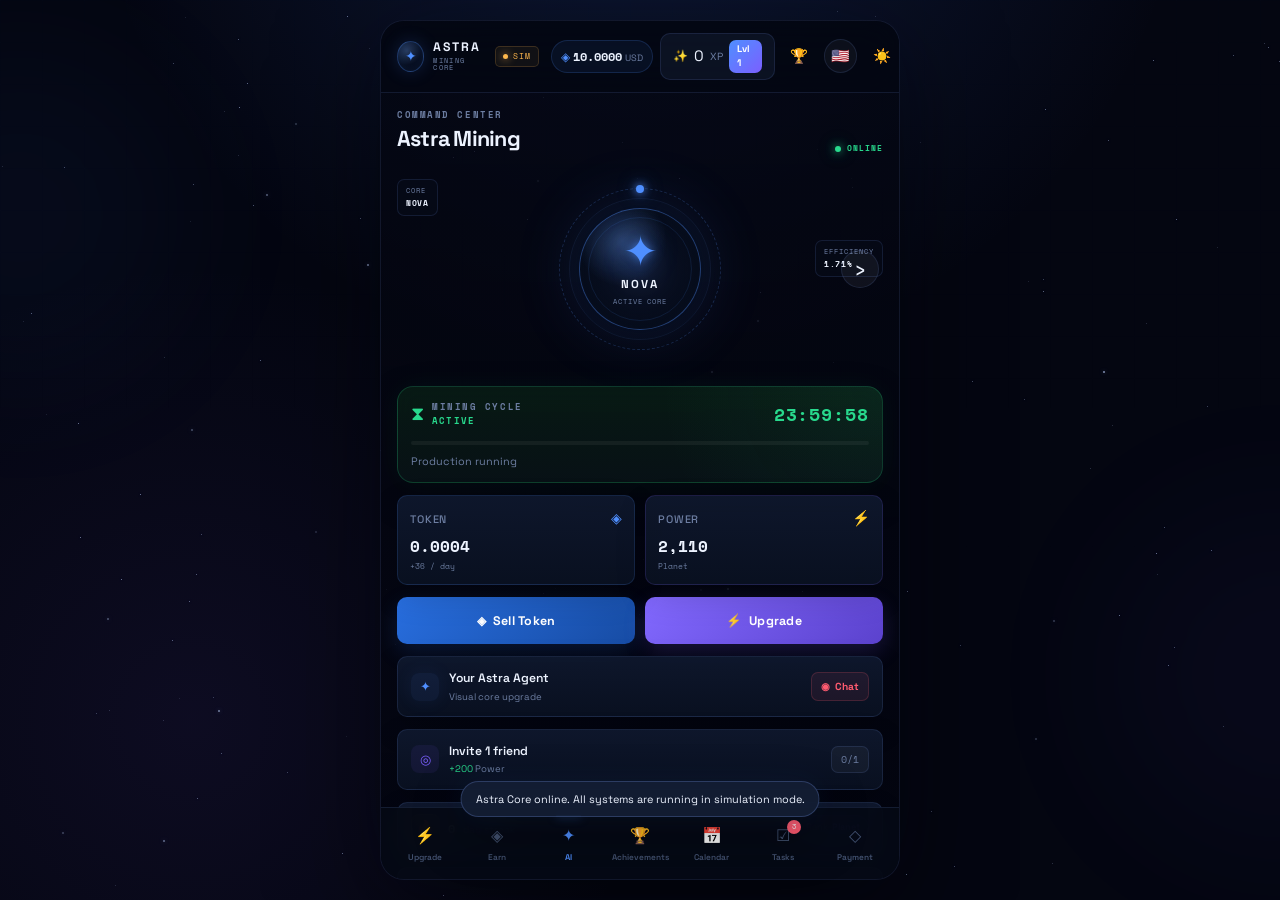
<file: index.html>
<!DOCTYPE html>
<html lang="en">
<head>
  <meta charset="UTF-8">
  <meta name="viewport" content="width=device-width, initial-scale=1.0, maximum-scale=1.0, user-scalable=no">

  <meta name="theme-color" content="#050811">
  <meta name="color-scheme" content="dark">
  <meta name="description" content="Astra Mining — simulated cosmic mining dashboard">

  <title>Astra Mining</title>

  <!-- Optional Telegram WebApp compatibility.
       The application does NOT depend on Telegram being available. -->
  <script src="https://telegram.org/js/telegram-web-app.js"></script>

  <link rel="preconnect" href="https://fonts.googleapis.com">
  <link rel="preconnect" href="https://fonts.gstatic.com" crossorigin>

  <link
    href="https://fonts.googleapis.com/css2?family=Space+Grotesk:wght@400;500;600;700&family=Space+Mono:wght@400;700&display=swap"
    rel="stylesheet"
  >

  <link rel="stylesheet" href="style.css">
</head>

<body>

  <!-- COSMIC BACKGROUND -->
  <div id="stars-bg" aria-hidden="true"></div>
  <div class="nebula nebula-a" aria-hidden="true"></div>
  <div class="nebula nebula-b" aria-hidden="true"></div>
  <div class="space-grid" aria-hidden="true"></div>

  <div class="app">

    <!-- TOP BAR -->
    <header class="topbar">

      <div class="topbar-left">
        <div class="brand-mini">
          <div class="brand-orb">✦</div>

          <div class="brand-copy">
            <strong>ASTRA</strong>
            <span>MINING CORE</span>
          </div>
        </div>

        <div class="simulation-badge">
          <span class="sim-dot"></span>
          <span data-t="simulation">SIM</span>
        </div>
      </div>

      <div class="topbar-right">

        <div class="balance-pill">
          <span class="balance-icon">◈</span>

          <span id="usd-val">10.0000</span>

          <span class="balance-unit">USD</span>
        </div>
        <div class="xp-pill">
          <span class="xp-icon">✨</span>
          <span id="xp-val">0</span>
          <span class="xp-unit">XP</span>
          <span class="level-badge" id="level-badge">Lvl 1</span>
        </div>

        <button
          class="icon-btn"
          id="achievements-btn"
          aria-label="Başarılar"
          type="button"
        >
          🏆
        </button>


        <button
          class="lang-btn"
          id="lang-btn"
          aria-label="Dil değiştir"
          type="button"
        >
          <span id="lang-flag">🇹🇷</span>
        </button>

        <button
          class="icon-btn"
          id="theme-btn"
          aria-label="Tema"
          type="button"
        >
          ☀️
        </button>

        <button
          class="icon-btn"
          id="sound-btn"
          aria-label="Ses"
          type="button"
        >
          🔊
        </button>

        <button
          class="icon-btn"
          id="settings-btn"
          aria-label="Ayarlar"
          type="button"
        >
          ⚙
        </button>

      </div>
    </header>

    <!-- LANGUAGE -->
    <div
      class="lang-panel hidden"
      id="lang-panel"
      role="dialog"
      aria-label="Dil seçimi"
    >
      <button class="lang-opt" data-lang="tr" type="button">
        🇹🇷 Türkçe
      </button>

      <button class="lang-opt" data-lang="en" type="button">
        🇺🇸 English
      </button>
    </div>

    <!-- MAIN APP -->
    <main class="screens">

      <!-- ======================================================
           AI / HOME
      ======================================================= -->
      <section class="screen active" id="screen-ai">

        <div class="screen-topline">
          <div>
            <span class="eyebrow" data-t="command_center">COMMAND CENTER</span>
            <h1 class="hero-title">Astra Mining</h1>
          </div>

          <div class="online-indicator">
            <span></span>
            <strong data-t="online">ONLINE</strong>
          </div>
        </div>

        <!-- AGENT -->
        <div class="agent-zone">

          <div class="agent-hud hud-one">
            <span class="hud-label">CORE</span>
            <strong id="hud-core-value">NOVA</strong>
          </div>

          <div class="agent-hud hud-two">
            <span class="hud-label" data-t="efficiency">EFFICIENCY</span>
            <strong id="hud-efficiency">1.71%</strong>
          </div>

          <div
            class="orbit-ring orbit-ring-outer"
            aria-hidden="true"
          >
            <div class="orbit-dot"></div>
          </div>

          <div
            class="orbit-ring orbit-ring-inner"
            aria-hidden="true"
          ></div>

          <div class="agent-core-wrap">

            <div class="agent-core" id="agent-core">

              <div class="agent-shine"></div>

              <div
                class="agent-glyph"
                id="agent-glyph"
              >
                ✦
              </div>

              <div
                class="agent-rank"
                id="agent-rank-label"
              >
                NOVA
              </div>

              <div
                class="agent-status"
                id="agent-status"
                data-t="active_core"
              >
                ACTIVE CORE
              </div>

            </div>

          </div>

          <button
            class="agent-next-btn"
            id="agent-next-btn"
            aria-label="Sonraki agent"
            type="button"
          >
            ›
          </button>

        </div>

        <!-- MINING TIMER -->
        <div class="timer-card">

          <div class="timer-head">

            <div class="timer-title">
              <span class="pulse-icon">⧗</span>

              <div>
                <span class="eyebrow" data-t="mining_cycle">
                  MINING CYCLE
                </span>

                <strong id="timer-status">
                  ACTIVE
                </strong>
              </div>
            </div>

            <div class="timer-val" id="timer-val">
              24:00:00
            </div>

          </div>

          <div class="progress-track">
            <div
              class="progress-fill"
              id="mining-progress"
              style="width:0%"
            ></div>
          </div>

          <div class="timer-footer">
            <span id="timer-caption" data-t="production_running">
              Üretim devam ediyor
            </span>

            <button
              class="mini-action hidden"
              id="claim-mining-btn"
              type="button"
              data-t="restart_cycle"
            >
              Döngüyü Yenile
            </button>
          </div>

        </div>

        <!-- CORE STATS -->
        <div class="stat-row">

          <div class="stat-card stat-token">

            <div class="stat-head">
              <span class="stat-name" data-t="token">
                Token
              </span>

              <span class="stat-icon">◈</span>
            </div>

            <strong
              class="stat-num"
              id="token-val"
            >
              0.0000
            </strong>

            <span
              class="stat-sub"
              id="token-per-day"
            >
              +36.15 / gün
            </span>

          </div>

          <div class="stat-card stat-power">

            <div class="stat-head">
              <span class="stat-name" data-t="power">
                Güç
              </span>

              <span class="stat-icon">⚡</span>
            </div>

            <strong
              class="stat-num"
              id="power-val"
            >
              2 110
            </strong>

            <span
              class="stat-sub"
              id="power-rank-sub"
            >
              Gezegen
            </span>

          </div>

        </div>

        <!-- ACTIONS -->
        <div class="action-row">

          <button
            class="act-btn blue"
            id="btn-sell"
            type="button"
          >
            <span>◈</span>
            <span data-t="sell">Token Sat</span>
          </button>

          <button
            class="act-btn purple"
            id="btn-upgrade"
            type="button"
          >
            <span>⚡</span>
            <span data-t="upgrade">Yükselt</span>
          </button>

        </div>

        <!-- AGENT CARD -->
        <div class="info-card agent-info-card">

          <div class="info-card-left">

            <div class="info-icon glow-blue">
              ✦
            </div>

            <div class="info-main">
              <strong data-t="ai_agent">
                Astra Agent'ınız
              </strong>

              <span
                id="agent-description"
                data-t="agent_visual_only"
              >
                Görsel çekirdek yükseltmesi
              </span>
            </div>

          </div>

          <button
            class="chip-btn red"
            id="chat-btn"
            type="button"
          >
            <span>◉</span>
            <span data-t="chat">Sohbet</span>
          </button>

        </div>

        <!-- REFERRAL QUICK CARD -->
        <div class="info-card">

          <div class="info-card-left">

            <div class="info-icon glow-purple">
              ◎
            </div>

            <div class="info-main">

              <strong data-t="ref_quick">
                1 arkadaş davet et
              </strong>

              <span class="green-small">
                +200
                <span data-t="power">
                  Güç
                </span>
              </span>

            </div>

          </div>

          <div
            class="chip-badge"
            id="ref-quick-badge"
          >
            0/1
          </div>

        </div>

        <!-- STREAK -->
        <div class="streak-card">

          <div class="streak-left">

            <div class="streak-icon-box">
              🔥
            </div>

            <div>
              <strong id="streak-count">
                0
              </strong>

              <span data-t="day_streak">
                günlük seri
              </span>
            </div>

          </div>

          <div class="rank-chip">

            <span data-t="rank_label">
              Rank
            </span>

            <strong id="rank-name">
              Gezegen
            </strong>

          </div>

        </div>

        <!-- SYSTEM STATUS -->
        <div class="system-card">

          <div class="system-head">
            <span data-t="system_status">
              SYSTEM STATUS
            </span>

            <span class="status-live">
              LIVE
            </span>
          </div>

          <div class="system-lines">
            <div>
              <span>Mining Engine</span>
              <strong>READY</strong>
            </div>

            <div>
              <span>Simulation Layer</span>
              <strong>ACTIVE</strong>
            </div>

            <div>
              <span>Local Persistence</span>
              <strong>ONLINE</strong>
            </div>
          </div>

        </div>

      </section>

      <!-- ======================================================
           EARN
      ======================================================= -->
      <section class="screen" id="screen-earn">

        <div class="screen-heading">
          <div>
            <span class="eyebrow">REWARD NETWORK</span>
            <h2
              class="screen-title"
              data-t="earn_title"
            >
              Kazan
            </h2>
          </div>

          <div class="heading-icon">
            ◈
          </div>
        </div>

        <div class="tab-switch" role="tablist">

          <button
            class="tab active"
            data-tab="invite"
            role="tab"
            type="button"
            data-t="tab_invite"
          >
            Davet
          </button>

          <button
            class="tab"
            data-tab="bonuses"
            role="tab"
            type="button"
            data-t="tab_bonuses"
          >
            Bonuslar
          </button>

        </div>

        <!-- INVITE -->
        <div
          id="tab-invite"
          class="tab-pane active"
        >

          <div class="ref-link-box">

            <div class="box-label-row">
              <span
                class="ref-link-label"
                data-t="your_link"
              >
                Referans linkiniz
              </span>

              <span class="link-status">
                ● READY
              </span>
            </div>

            <div class="ref-link-row">

              <span
                class="ref-link-text"
                id="ref-link-text"
              >
                loading...
              </span>

              <button
                class="copy-btn"
                id="copy-ref-btn"
                aria-label="Kopyala"
                type="button"
              >
                ⎘
              </button>

            </div>

          </div>

          <button
            class="full-btn"
            id="share-ref-btn"
            type="button"
          >
            <span>↗</span>
            <span data-t="share_btn">
              Arkadaş Davet Et
            </span>
          </button>

          <button
            class="outline-btn"
            id="simulate-ref-btn"
            type="button"
          >
            <span>＋</span>
            <span data-t="simulate_ref">
              Demo arkadaş ekle
            </span>
          </button>

          <div class="section-label">
            <span data-t="referral_levels">
              REFERANS SEVİYELERİ
            </span>
          </div>

          <div class="level-tabs" role="tablist">

            <button
              class="lvl-tab active"
              data-level="1"
              type="button"
            >
              1
              <span data-t="level">
                Seviye
              </span>
            </button>

            <button
              class="lvl-tab"
              data-level="2"
              type="button"
            >
              2
              <span data-t="level">
                Seviye
              </span>
            </button>

            <button
              class="lvl-tab"
              data-level="3"
              type="button"
            >
              3
              <span data-t="level">
                Seviye
              </span>
            </button>

          </div>

          <div
            class="ref-list"
            id="ref-list"
          ></div>

        </div>

        <!-- BONUSES -->
        <div
          id="tab-bonuses"
          class="tab-pane hidden"
        >

          <div class="bonus-card featured">

            <div class="bonus-card-icon">
              ✦
            </div>

            <div>
              <p
                class="bonus-head"
                data-t="bonus_head"
              >
                Referans başına kazanın
              </p>

              <ul class="bonus-list">

                <li>
                  <span class="bonus-pct">%15</span>
                  <span data-t="level1_comm">
                    1. seviye harcamalarından
                  </span>
                </li>

                <li>
                  <span class="bonus-pct">%7</span>
                  <span data-t="level2_comm">
                    2. seviye harcamalarından
                  </span>
                </li>

                <li>
                  <span class="bonus-pct">%2</span>
                  <span data-t="level3_comm">
                    3. seviye harcamalarından
                  </span>
                </li>

              </ul>
            </div>

          </div>

          <div class="bonus-card">

            <div class="bonus-row">
              <div>
                <strong data-t="registration_reward">
                  Kayıt ödülü
                </strong>

                <span data-t="registration_reward_desc">
                  Her yeni kayıt
                </span>
              </div>

              <b class="green-text">+200</b>
            </div>

            <div class="bonus-row">
              <div>
                <strong data-t="deposit_reward">
                  İlk yatırım
                </strong>

                <span data-t="deposit_reward_desc">
                  İlk yatırım yapan referans
                </span>
              </div>

              <b class="green-text">+2500</b>
            </div>

          </div>

        </div>

      </section>

      <!-- ======================================================
           UPGRADE
      ======================================================= -->
      <section class="screen" id="screen-upgrade">

        <div class="screen-heading">
          <div>
            <span class="eyebrow">POWER CONTROL</span>

            <h2
              class="screen-title"
              data-t="upgrade_title"
            >
              Güç Mağazası
            </h2>
          </div>

          <div class="heading-icon">
            ⚡
          </div>
        </div>

        <div class="wallet-mini-card">

          <div>
            <span data-t="sim_balance">
              Simülasyon bakiyesi
            </span>

            <strong>
              $
              <span id="upgrade-wallet">
                10.0000
              </span>
            </strong>
          </div>

          <div class="wallet-orb">
            ◈
          </div>

        </div>

        <div class="upgrade-amount-box">

          <p data-t="choose_usd">
            USD tutarı seçin
          </p>

          <div class="amount-slider-row">

            <button
              class="amt-step"
              data-delta="-1"
              type="button"
            >
              −
            </button>

            <div class="amount-center">
              <span class="currency-symbol">$</span>

              <span
                class="amt-val"
                id="amt-val"
              >
                3
              </span>
            </div>

            <button
              class="amt-step"
              data-delta="1"
              type="button"
            >
              +
            </button>

          </div>

          <div class="amount-presets">

            <button class="preset active" data-amount="3" type="button">
              $3
            </button>

            <button class="preset" data-amount="5" type="button">
              $5
            </button>

            <button class="preset" data-amount="10" type="button">
              $10
            </button>

            <button class="preset" data-amount="25" type="button">
              $25
            </button>

          </div>

        </div>

        <div class="upgrade-preview-card">

          <div class="preview-head">
            <span data-t="upgrade_preview">
              YATIRIM ÖNİZLEMESİ
            </span>

            <span class="live-dot">
              LIVE
            </span>
          </div>

          <div class="up-row">

            <span
              class="up-key"
              data-t="get_power"
            >
              Alacağınız güç
            </span>

            <span
              class="up-val green"
              id="up-power"
            >
              30 000
            </span>

          </div>

          <div class="up-row">

            <span
              class="up-key"
              data-t="first_bonus"
            >
              İlk yatırım bonusu
            </span>

            <span
              class="up-val green"
              id="up-bonus"
            >
              +6 000
            </span>

          </div>

          <div class="up-row">

            <span
              class="up-key"
              data-t="total_power"
            >
              Toplam güç
            </span>

            <span
              class="up-val"
              id="up-total"
            >
              36 000
            </span>

          </div>

          <div class="up-row">

            <span
              class="up-key"
              data-t="daily_tok"
            >
              Günlük token
            </span>

            <span
              class="up-val"
              id="up-tok"
            >
              617 / gün
            </span>

          </div>

          <div class="up-row">

            <span
              class="up-key"
              data-t="daily_profit"
            >
              Verim oranı
            </span>

            <span class="up-val green">
              1.71%
            </span>

          </div>

        </div>

        <div class="bonus-ribbon">
          <span>✦</span>
          <span data-t="first_purchase_bonus">
            İlk simülasyon yatırımı için
          </span>
          <strong>+20%</strong>
          <span data-t="power">
            Güç
          </span>
        </div>

        <button
          class="full-btn"
          id="buy-power-btn"
          type="button"
        >
          <span>⚡</span>
          <span data-t="buy_power">
            Güç Satın Al
          </span>
        </button>

        <p
          class="upgrade-note"
          data-t="power_stays"
        >
          * Satın alınan güç hesapta kalıcıdır.
        </p>

        <!-- AGENT UNLOCK -->
        <div class="agent-unlock-card">

          <div class="unlock-head">

            <div class="unlock-icon">
              ◉
            </div>

            <div>
              <span class="eyebrow">
                AGENT SYSTEM
              </span>

              <p
                class="unlock-title"
                data-t="unlock_head"
              >
                Yeni agent kilidini aç
              </p>
            </div>

          </div>

          <div
            class="agent-unlock-grid"
            id="agent-unlock-grid"
          ></div>

          <p
            class="unlock-note"
            data-t="unlock_note"
          >
            Agent'lar görsel yükseltmedir ve mining hızını değiştirmez.
          </p>

        </div>

      </section>

      <!-- ======================================================
           TASKS
      ======================================================= -->

      <!-- ======================================================
           ACHIEVEMENTS
      ======================================================= -->
      <section class="screen" id="screen-achievements">

        <div class="screen-heading">
          <div>
            <span class="eyebrow">ACCOMPLISHMENTS</span>

            <h2
              class="screen-title"
              data-t="achievements_title"
            >
              Başarılar
            </h2>
          </div>
        </div>

        <div class="achievement-filter">
          <button class="filter-btn active" data-filter="all" type="button" data-t="all">Hepsi</button>
          <button class="filter-btn" data-filter="mining" type="button" data-t="mining">Madencilik</button>
          <button class="filter-btn" data-filter="social" type="button" data-t="social">Sosyal</button>
          <button class="filter-btn" data-filter="tasks" type="button" data-t="tasks">Görevler</button>
        </div>

        <div id="achievement-list"></div>

      </section>

      <!-- ======================================================
           CALENDAR
      ======================================================= -->
      <section class="screen" id="screen-calendar">

        <div class="screen-heading">
          <div>
            <span class="eyebrow">DAILY REWARDS</span>

            <h2
              class="screen-title"
              data-t="calendar_title"
            >
              Günlük Takvim
            </h2>
          </div>
        </div>

        <div class="calendar-grid" id="calendar-grid"></div>

        <div class="calendar-info">
          <p id="calendar-info-text" data-t="calendar_info">Her gün giriş yaparak ödül kazanın</p>
        </div>

      </section>

      <section class="screen" id="screen-tasks">

        <div class="screen-heading">
          <div>
            <span class="eyebrow">MISSION CONTROL</span>

            <h2
              class="screen-title"
              data-t="tasks_title"
            >
              Görevler
            </h2>
          </div>

          <div class="task-progress-chip">
            <span id="task-progress-value">
              0%
            </span>
          </div>
        </div>

        <div class="tab-switch" role="tablist">

          <button
            class="tab active"
            data-tab="t-ref"
            role="tab"
            type="button"
            data-t="tab_ref"
          >
            Referans
          </button>

          <button
            class="tab"
            data-tab="t-follow"
            role="tab"
            type="button"
            data-t="tab_follow"
          >
            Takip Et
          </button>

          <button
            class="tab"
            data-tab="t-other"
            role="tab"
            type="button"
            data-t="tab_other"
          >
            Diğer
          </button>

        </div>

        <div
          id="tab-t-ref"
          class="tab-pane active task-list"
        >
          <div id="task-ref-list"></div>
        </div>

        <div
          id="tab-t-follow"
          class="tab-pane hidden task-list"
        >
          <div id="task-follow-list"></div>
        </div>

        <div
          id="tab-t-other"
          class="tab-pane hidden task-list"
        >

          <div id="task-other-list"></div>

          <!-- MINI GAME -->
          <div class="mini-game-card">

            <div class="mini-game-top">
              <div>
                <span class="eyebrow">
                  MINI PROTOCOL
                </span>

                <p
                  class="mini-game-title"
                  data-t="mini_game_title"
                >
                  ⚡ Enerji Tıkla!
                </p>
              </div>

              <span
                class="game-daily-count"
                id="game-daily-count"
              >
                0/3
              </span>
            </div>

            <p
              class="mini-game-sub"
              data-t="mini_game_sub"
            >
              10 saniyede çekirdeklere tıkla, token kazan.
            </p>

            <button
              class="full-btn"
              id="start-game-btn"
              type="button"
            >
              <span>▶</span>
              <span data-t="start_game">
                Oyunu Başlat
              </span>
            </button>

            <div
              id="game-area"
              class="game-area hidden"
            ></div>

            <p
              id="game-result"
              class="game-result hidden"
            ></p>

          </div>

        </div>

      </section>

      <!-- ======================================================
           PAYMENT
      ======================================================= -->
      <section class="screen" id="screen-payment">

        <div class="screen-heading">
          <div>
            <span class="eyebrow">SIMULATED WALLET</span>

            <h2
              class="screen-title"
              data-t="pay_title"
            >
              Ödeme
            </h2>
          </div>

          <div class="heading-icon">
            ◇
          </div>
        </div>

        <div class="reinvest-banner">

          <div class="reinvest-icon">
            ⚡
          </div>

          <div>
            <p
              class="reinvest-head"
              data-t="reinvest_head"
            >
              Yeniden yatırım +5%
            </p>

            <p
              class="reinvest-sub"
              data-t="reinvest_sub"
            >
              Simülasyon komisyonu 0%
            </p>
          </div>

        </div>

        <div class="payment-balance-grid">

          <div class="pay-balance">

            <span data-t="available_usd">
              Kullanılabilir USD
            </span>

            <strong>
              $
              <span id="payment-usd">
                10.0000
              </span>
            </strong>

          </div>

          <div class="pay-balance">

            <span data-t="token_value">
              Token değeri
            </span>

            <strong>
              $
              <span id="payment-token-value">
                0.0000
              </span>
            </strong>

          </div>

        </div>

        <div class="section-label">
          <span data-t="networks">
            NETWORKS
          </span>

          <span class="section-label-note">
            SIM ONLY
          </span>
        </div>

        <div class="crypto-list">

          <button
            class="crypto-item"
            data-crypto="BNB"
            type="button"
          >

            <div class="crypto-logo bnb">
              B
            </div>

            <div class="crypto-copy">
              <strong class="crypto-name">
                BNB
              </strong>

              <span
                class="crypto-net"
                data-t="network_bnb"
              >
                Ağ: BNB
              </span>
            </div>

            <span class="crypto-arrow">
              ›
            </span>

          </button>

          <button
            class="crypto-item"
            data-crypto="TRX"
            type="button"
          >

            <div class="crypto-logo trx">
              T
            </div>

            <div class="crypto-copy">
              <strong class="crypto-name">
                TRX
              </strong>

              <span
                class="crypto-net"
                data-t="network_trx"
              >
                Ağ: TRX
              </span>
            </div>

            <span class="crypto-arrow">
              ›
            </span>

          </button>

          <button
            class="crypto-item"
            data-crypto="TON"
            type="button"
          >

            <div class="crypto-logo ton">
              ◎
            </div>

            <div class="crypto-copy">
              <strong class="crypto-name">
                TON
              </strong>

              <span
                class="crypto-net"
                data-t="network_ton"
              >
                Ağ: TON
              </span>
            </div>

            <span class="crypto-arrow">
              ›
            </span>

          </button>

          <button
            class="crypto-item"
            data-crypto="USDT"
            type="button"
          >

            <div class="crypto-logo usdt">
              $
            </div>

            <div class="crypto-copy">
              <strong class="crypto-name">
                USDT
              </strong>

              <span
                class="crypto-net"
                data-t="network_usdt"
              >
                Ağ: BEP20
              </span>
            </div>

            <span class="crypto-arrow">
              ›
            </span>

          </button>

        </div>

        <div class="payment-actions">

          <button
            class="outline-btn"
            id="history-btn"
            type="button"
          >
            <span>▤</span>
            <span data-t="tx_history">
              İşlem geçmişi
            </span>
          </button>

          <button
            class="full-btn danger-gradient"
            id="withdraw-btn"
            type="button"
          >
            <span>↗</span>
            <span data-t="withdraw">
              Çekim Simülasyonu
            </span>
          </button>

        </div>

        <div class="simulation-warning">

          <span>ⓘ</span>

          <p data-t="simulation_warning">
            Bu ekran tamamen simülasyondur. Gerçek blockchain işlemi, ödeme,
            para transferi veya yatırım yapılmaz.
          </p>

        </div>

      </section>

    </main>

    <!-- BOTTOM NAV -->
    <nav
      class="bottomnav"
      aria-label="Ana menü"
    >

      <button
        class="nav-btn"
        data-screen="upgrade"
        type="button"
      >
        <span class="nav-icon">⚡</span>
        <span
          class="nav-label"
          data-t="nav_upgrade"
        >
          Yükselt
        </span>
      </button>

      <button
        class="nav-btn"
        data-screen="earn"
        type="button"
      >
        <span class="nav-icon">◈</span>
        <span
          class="nav-label"
          data-t="nav_earn"
        >
          Kazan
        </span>
      </button>

      <button
        class="nav-btn active"
        data-screen="ai"
        type="button"
      >
        <span class="nav-icon">✦</span>
        <span
          class="nav-label"
          data-t="nav_ai"
        >
          AI
        </span>
      </button>


      <button
        class="nav-btn"
        data-screen="achievements"
        type="button"
      >
        <span class="nav-icon">🏆</span>

        <span
          class="nav-label"
          data-t="nav_achievements"
        >
          Başarılar
        </span>

        <span
          class="nav-notification hidden"
          id="achievement-nav-badge"
        >
          0
        </span>
      </button>

      <button
        class="nav-btn"
        data-screen="calendar"
        type="button"
      >
        <span class="nav-icon">📅</span>

        <span
          class="nav-label"
          data-t="nav_calendar"
        >
          Takvim
        </span>

        <span
          class="nav-notification hidden"
          id="calendar-nav-badge"
        >
          0
        </span>
      </button>

      <button
        class="nav-btn"
        data-screen="tasks"
        type="button"
      >
        <span class="nav-icon">☑</span>

        <span
          class="nav-label"
          data-t="nav_tasks"
        >
          Görevler
        </span>

        <span
          class="nav-notification hidden"
          id="task-nav-badge"
        >
          0
        </span>
      </button>

      <button
        class="nav-btn"
        data-screen="payment"
        type="button"
      >
        <span class="nav-icon">◇</span>

        <span
          class="nav-label"
          data-t="nav_pay"
        >
          Ödeme
        </span>
      </button>

    </nav>

    <!-- TOAST -->
    <div
      id="toast"
      class="toast hidden"
      role="alert"
      aria-live="polite"
    ></div>

    <!-- SETTINGS OVERLAY -->
    <div
      class="overlay hidden"
      id="settings-overlay"
    >
      <div class="panel">

        <button
          class="panel-close"
          id="settings-close"
          type="button"
          aria-label="Kapat"
        >
          ✕
        </button>

        <span class="eyebrow">
          SYSTEM CONFIG
        </span>

        <h3
          class="panel-title"
          data-t="settings_title"
        >
          Ayarlar
        </h3>

        <div class="menu-list">

          <button
            class="menu-item"
            id="menu-faq"
            type="button"
          >
            <span>?</span>
            <span data-t="faq">
              FAQ
            </span>
            <b>›</b>
          </button>

          <button
            class="menu-item"
            id="menu-support"
            type="button"
          >
            <span>◉</span>
            <span data-t="support">
              Destek
            </span>
            <b>›</b>
          </button>

          <button
            class="menu-item"
            id="menu-account"
            type="button"
          >
            <span>◎</span>
            <span data-t="account">
              Hesap bilgileri
            </span>
            <b>›</b>
          </button>

          <button
            class="menu-item"
            id="menu-ref2"
            type="button"
          >
            <span>↗</span>
            <span data-t="ref_prog">
              Referans programı
            </span>
            <b>›</b>
          </button>

          <button
            class="menu-item"
            id="menu-history"
            type="button"
          >
            <span>▤</span>
            <span data-t="tx_history">
              İşlem geçmişi
            </span>
            <b>›</b>
          </button>

        </div>

        <div class="settings-foot">

          <button
            class="danger-outline"
            id="reset-demo-btn"
            type="button"
            data-t="reset_demo"
          >
            Demo verilerini sıfırla
          </button>

          <p data-t="local_storage_note">
            Veriler yalnızca bu tarayıcıdaki localStorage üzerinde saklanır.
          </p>

        </div>

      </div>
    </div>

    <!-- GENERIC MODAL -->
    <div
      class="modal-overlay hidden"
      id="modal-overlay"
    >

      <div
        class="modal"
        role="dialog"
        aria-modal="true"
        aria-labelledby="modal-title"
      >

        <button
          class="modal-close"
          id="modal-close"
          type="button"
        >
          ✕
        </button>

        <span
          class="eyebrow"
          id="modal-eyebrow"
        >
          ASTRA CORE
        </span>

        <h3
          class="modal-title"
          id="modal-title"
        >
          Modal
        </h3>

        <div
          class="modal-body"
          id="modal-body"
        ></div>

        <div
          class="modal-actions"
          id="modal-actions"
        ></div>

      </div>
    </div>

  </div>

  <script src="script.js"></script>
</body>
</html>
</file>
<file: style.css>
/* ============================================================
   ASTRA MINING
   Cosmic Simulation UI
   ============================================================ */

*,
*::before,
*::after {
  box-sizing: border-box;
  margin: 0;
  padding: 0;
  -webkit-tap-highlight-color: transparent;
}

:root {
  --bg: #040611;
  --bg-2: #070b17;
  --bg-3: #0b1120;
  --surface: rgba(12, 19, 36, 0.84);
  --surface-2: rgba(17, 26, 48, 0.92);
  --surface-3: rgba(25, 35, 61, 0.92);

  --border: rgba(115, 147, 230, 0.14);
  --border-strong: rgba(115, 147, 230, 0.27);

  --text: #edf3ff;
  --text-soft: #b8c6e3;
  --muted: #6d7ea2;
  --dim: #435270;

  --accent: #4f8fff;
  --accent-2: #7b5fff;
  --green: #28d98d;
  --red: #ff5b70;
  --amber: #ffb84d;

  --agent-color: #4f8fff;

  --radius: 16px;
  --radius-sm: 10px;
  --radius-xs: 7px;

  --font: "Space Grotesk", sans-serif;
  --mono: "Space Mono", monospace;

  --shadow: 0 18px 50px rgba(0, 0, 0, 0.34);
  --glow-blue: 0 0 36px rgba(79, 143, 255, 0.18);
  --glow-purple: 0 0 36px rgba(123, 95, 255, 0.18);
}

html,
body {
  width: 100%;
  height: 100%;
  min-height: 100%;
  overflow: hidden;
}

body {
  position: relative;
  background:
    radial-gradient(
      circle at 50% -20%,
      rgba(57, 104, 210, 0.2),
      transparent 44%
    ),
    radial-gradient(
      circle at 15% 80%,
      rgba(95, 63, 180, 0.1),
      transparent 35%
    ),
    var(--bg);

  color: var(--text);

  font-family: var(--font);
  font-size: 15px;
  line-height: 1.5;

  -webkit-font-smoothing: antialiased;
  text-rendering: optimizeLegibility;
}

button,
input {
  font: inherit;
}

button {
  border: 0;
}

button:focus-visible {
  outline: 2px solid var(--accent);
  outline-offset: 2px;
}

/* ============================================================
   BACKGROUND
   ============================================================ */

#stars-bg {
  position: fixed;
  inset: 0;
  z-index: 0;
  overflow: hidden;
  pointer-events: none;
}

.star {
  position: absolute;
  display: block;
  width: 1px;
  height: 1px;
  border-radius: 50%;
  background: rgba(190, 210, 255, 0.7);
  box-shadow: 0 0 5px rgba(175, 200, 255, 0.5);
  animation: star-twinkle var(--twinkle-duration) ease-in-out infinite;
}

.star.large {
  width: 2px;
  height: 2px;
}

@keyframes star-twinkle {
  0%,
  100% {
    opacity: 0.25;
  }

  50% {
    opacity: 1;
  }
}

.nebula {
  position: fixed;
  z-index: 0;
  pointer-events: none;
  border-radius: 50%;
  filter: blur(80px);
  opacity: 0.2;
}

.nebula-a {
  width: 340px;
  height: 340px;
  top: 5%;
  left: -150px;
  background: rgba(79, 143, 255, 0.22);
}

.nebula-b {
  width: 360px;
  height: 360px;
  right: -180px;
  bottom: 5%;
  background: rgba(123, 95, 255, 0.2);
}

.space-grid {
  position: fixed;
  inset: 0;
  z-index: 0;
  pointer-events: none;
  opacity: 0.16;
  background-image:
    linear-gradient(
      rgba(90, 130, 220, 0.06) 1px,
      transparent 1px
    ),
    linear-gradient(
      90deg,
      rgba(90, 130, 220, 0.06) 1px,
      transparent 1px
    );
  background-size: 42px 42px;
  mask-image: linear-gradient(
    to bottom,
    black,
    transparent 80%
  );
}

/* ============================================================
   APP
   ============================================================ */

.app {
  position: relative;
  z-index: 1;

  width: 100%;
  max-width: 520px;

  height: 100dvh;
  min-height: 100dvh;

  margin: 0 auto;

  display: flex;
  flex-direction: column;

  overflow: hidden;

  background:
    linear-gradient(
      180deg,
      rgba(4, 6, 17, 0.72),
      rgba(4, 6, 17, 0.92)
    );

  border-left: 1px solid rgba(110, 142, 220, 0.05);
  border-right: 1px solid rgba(110, 142, 220, 0.05);
}

@media (min-width: 700px) {
  body {
    padding: 20px;
  }

  .app {
    height: calc(100dvh - 40px);
    min-height: 640px;

    border: 1px solid rgba(115, 147, 230, 0.12);
    border-radius: 24px;

    box-shadow:
      0 30px 100px rgba(0, 0, 0, 0.55),
      0 0 80px rgba(40, 80, 170, 0.06);

    overflow: hidden;
  }
}

/* ============================================================
   TOP BAR
   ============================================================ */

.topbar {
  position: relative;
  z-index: 20;

  min-height: 68px;

  display: flex;
  align-items: center;
  justify-content: space-between;

  gap: 12px;

  padding:
    12px
    16px;

  background: rgba(4, 7, 18, 0.72);
  border-bottom: 1px solid var(--border);

  backdrop-filter: blur(18px);
  -webkit-backdrop-filter: blur(18px);

  flex-shrink: 0;
}

.topbar-left,
.topbar-right {
  display: flex;
  align-items: center;
}

.topbar-left {
  gap: 10px;
}

.topbar-right {
  gap: 7px;
}

.brand-mini {
  display: flex;
  align-items: center;
  gap: 9px;
}

.brand-orb {
  width: 31px;
  height: 31px;

  display: flex;
  align-items: center;
  justify-content: center;

  border-radius: 50%;

  color: var(--accent);

  background:
    radial-gradient(
      circle at 35% 30%,
      rgba(117, 171, 255, 0.32),
      rgba(79, 143, 255, 0.05) 55%,
      rgba(79, 143, 255, 0.01)
    );

  border: 1px solid rgba(79, 143, 255, 0.32);

  box-shadow:
    0 0 18px rgba(79, 143, 255, 0.18),
    inset 0 0 12px rgba(79, 143, 255, 0.1);

  font-size: 0.9rem;
}

.brand-copy {
  display: flex;
  flex-direction: column;
  line-height: 1.05;
}

.brand-copy strong {
  font-size: 0.77rem;
  letter-spacing: 0.16em;
}

.brand-copy span {
  color: var(--muted);
  font-family: var(--mono);
  font-size: 0.46rem;
  letter-spacing: 0.18em;
  margin-top: 3px;
}

.simulation-badge {
  display: flex;
  align-items: center;
  gap: 5px;

  padding: 4px 7px;

  border-radius: 5px;
  border: 1px solid rgba(255, 184, 77, 0.18);
  background: rgba(255, 184, 77, 0.06);

  color: var(--amber);

  font-family: var(--mono);
  font-size: 0.48rem;
  letter-spacing: 0.12em;
}

.sim-dot {
  width: 5px;
  height: 5px;
  border-radius: 50%;
  background: var(--amber);
  box-shadow: 0 0 8px var(--amber);
}

.balance-pill {
  display: flex;
  align-items: baseline;
  gap: 3px;

  padding:
    6px
    9px;

  border-radius: 20px;

  background: rgba(79, 143, 255, 0.07);
  border: 1px solid rgba(79, 143, 255, 0.18);

  white-space: nowrap;
}

.balance-icon {
  color: var(--accent);
  font-size: 0.76rem;
}

#usd-val {
  font-family: var(--mono);
  font-size: 0.76rem;
  font-weight: 700;
}

.balance-unit {
  color: var(--muted);
  font-size: 0.58rem;
}

.lang-btn,
.icon-btn {
  width: 34px;
  height: 34px;

  display: flex;
  align-items: center;
  justify-content: center;

  border-radius: 50%;

  color: var(--text);

  background: rgba(255, 255, 255, 0.04);
  border: 1px solid var(--border);

  cursor: pointer;

  transition:
    transform 0.15s ease,
    background 0.15s ease,
    border-color 0.15s ease;
}

.lang-btn:hover,
.icon-btn:hover {
  background: rgba(255, 255, 255, 0.08);
  border-color: var(--border-strong);
}

.lang-btn:active,
.icon-btn:active {
  transform: scale(0.94);
}

/* ============================================================
   LANGUAGE PANEL
   ============================================================ */

.lang-panel {
  position: absolute;

  top: 59px;
  right: 16px;

  z-index: 80;

  min-width: 145px;

  padding: 5px;

  border-radius: 11px;

  background: rgba(14, 21, 39, 0.98);
  border: 1px solid var(--border-strong);

  box-shadow:
    var(--shadow),
    0 0 30px rgba(79, 143, 255, 0.08);

  backdrop-filter: blur(18px);
}

.lang-panel.hidden {
  display: none;
}

.lang-opt {
  width: 100%;

  padding: 9px 11px;

  border-radius: 7px;

  color: var(--text);
  background: transparent;

  text-align: left;

  cursor: pointer;

  font-size: 0.78rem;
}

.lang-opt:hover {
  background: rgba(79, 143, 255, 0.09);
}

/* ============================================================
   SCREENS
   ============================================================ */

.screens {
  position: relative;

  flex: 1;

  min-height: 0;

  overflow: hidden;
}

.screen {
  position: absolute;
  inset: 0;

  overflow-y: auto;
  overflow-x: hidden;

  padding:
    17px
    16px
    95px;

  display: flex;
  flex-direction: column;
  gap: 12px;

  opacity: 0;
  pointer-events: none;

  transform: translateY(4px);

  transition:
    opacity 0.2s ease,
    transform 0.2s ease;

  overscroll-behavior: contain;

  scrollbar-width: none;
}

.screen::-webkit-scrollbar {
  display: none;
}

.screen.active {
  opacity: 1;
  pointer-events: auto;
  transform: translateY(0);
}

.screen-topline,
.screen-heading {
  display: flex;
  align-items: flex-end;
  justify-content: space-between;
  gap: 12px;
}

.screen-topline {
  margin-bottom: -3px;
}

.screen-heading {
  align-items: center;
}

.eyebrow {
  display: block;

  color: var(--muted);

  font-family: var(--mono);
  font-size: 0.54rem;
  font-weight: 700;

  letter-spacing: 0.18em;
  line-height: 1.25;
}

.hero-title {
  margin-top: 2px;

  font-size: 1.35rem;
  font-weight: 700;

  letter-spacing: -0.035em;
}

.screen-title {
  margin-top: 2px;

  font-size: 1.28rem;
  font-weight: 700;
  letter-spacing: -0.025em;
}

.heading-icon {
  width: 37px;
  height: 37px;

  display: flex;
  align-items: center;
  justify-content: center;

  border-radius: 10px;

  color: var(--accent);

  background: rgba(79, 143, 255, 0.08);
  border: 1px solid rgba(79, 143, 255, 0.16);

  box-shadow: var(--glow-blue);
}

.online-indicator {
  display: flex;
  align-items: center;
  gap: 6px;

  color: var(--green);

  font-family: var(--mono);
  font-size: 0.48rem;
  letter-spacing: 0.12em;
}

.online-indicator span {
  width: 6px;
  height: 6px;

  border-radius: 50%;

  background: var(--green);
  box-shadow:
    0 0 10px var(--green),
    0 0 20px rgba(40, 217, 141, 0.35);

  animation: live-pulse 1.8s ease-in-out infinite;
}

@keyframes live-pulse {
  0%,
  100% {
    opacity: 0.45;
    transform: scale(0.9);
  }

  50% {
    opacity: 1;
    transform: scale(1.15);
  }
}

/* ============================================================
   AGENT
   ============================================================ */

.agent-zone {
  position: relative;

  height: 210px;

  display: flex;
  align-items: center;
  justify-content: center;

  flex-shrink: 0;
}

.agent-core-wrap {
  position: relative;
  z-index: 5;
}

.agent-core {
  --core-size: 122px;

  width: var(--core-size);
  height: var(--core-size);

  position: relative;

  border-radius: 50%;

  display: flex;
  flex-direction: column;
  align-items: center;
  justify-content: center;

  gap: 4px;

  overflow: hidden;

  background:
    radial-gradient(
      circle at 35% 27%,
      color-mix(
        in srgb,
        var(--agent-color) 30%,
        transparent
      ),
      transparent 38%
    ),
    radial-gradient(
      circle,
      rgba(17, 28, 55, 0.96),
      rgba(3, 6, 16, 0.98) 68%
    );

  border: 1px solid color-mix(
    in srgb,
    var(--agent-color) 42%,
    transparent
  );

  box-shadow:
    0 0 70px color-mix(
      in srgb,
      var(--agent-color) 16%,
      transparent
    ),
    inset 0 0 35px color-mix(
      in srgb,
      var(--agent-color) 10%,
      transparent
    );

  animation: core-breathe 4s ease-in-out infinite;

  cursor: pointer;
}

.agent-core::before {
  content: "";

  position: absolute;
  inset: 8px;

  border-radius: 50%;

  border: 1px solid color-mix(
    in srgb,
    var(--agent-color) 18%,
    transparent
  );

  opacity: 0.65;
}

.agent-shine {
  position: absolute;

  width: 55px;
  height: 22px;

  top: 19px;
  left: 18px;

  border-radius: 50%;

  transform: rotate(-28deg);

  background: rgba(255, 255, 255, 0.07);

  filter: blur(10px);
}

@keyframes core-breathe {
  0%,
  100% {
    transform: scale(0.985);
  }

  50% {
    transform: scale(1.018);
  }
}

.agent-glyph {
  position: relative;
  z-index: 2;

  color: var(--agent-color);

  font-size: 2.6rem;
  line-height: 1;

  text-shadow:
    0 0 10px color-mix(
      in srgb,
      var(--agent-color) 70%,
      transparent
    ),
    0 0 30px color-mix(
      in srgb,
      var(--agent-color) 40%,
      transparent
    );
}

.agent-rank {
  position: relative;
  z-index: 2;

  color: var(--text);

  font-size: 0.72rem;
  font-weight: 700;

  letter-spacing: 0.18em;
}

.agent-status {
  position: relative;
  z-index: 2;

  color: var(--muted);

  font-family: var(--mono);
  font-size: 0.41rem;

  letter-spacing: 0.13em;
}

.orbit-ring {
  position: absolute;

  border-radius: 50%;

  pointer-events: none;
}

.orbit-ring-outer {
  width: 162px;
  height: 162px;

  border: 1px dashed rgba(85, 138, 235, 0.24);

  animation: orbit-spin 10s linear infinite;
}

.orbit-ring-inner {
  width: 142px;
  height: 142px;

  border:
    1px solid
    rgba(105, 139, 224, 0.09);

  box-shadow:
    inset 0 0 25px rgba(79, 143, 255, 0.04);
}

.orbit-dot {
  position: absolute;

  width: 8px;
  height: 8px;

  top: -4px;
  left: calc(50% - 4px);

  border-radius: 50%;

  background: var(--agent-color);

  box-shadow:
    0 0 9px var(--agent-color),
    0 0 18px color-mix(
      in srgb,
      var(--agent-color) 60%,
      transparent
    );
}

@keyframes orbit-spin {
  to {
    transform: rotate(360deg);
  }
}

.agent-next-btn {
  position: absolute;

  right: 4px;

  width: 38px;
  height: 38px;

  display: flex;
  align-items: center;
  justify-content: center;

  border-radius: 50%;

  color: var(--text);

  background: rgba(255, 255, 255, 0.05);
  border: 1px solid var(--border);

  font-size: 1.4rem;

  cursor: pointer;

  transition:
    transform 0.15s ease,
    background 0.15s ease;
}

.agent-next-btn:hover {
  background: rgba(255, 255, 255, 0.08);
}

.agent-next-btn:active {
  transform: scale(0.9);
}

.agent-hud {
  position: absolute;

  display: flex;
  flex-direction: column;
  gap: 1px;

  padding: 6px 8px;

  border: 1px solid var(--border);
  border-radius: 7px;

  background: rgba(7, 12, 26, 0.65);

  backdrop-filter: blur(8px);

  font-family: var(--mono);
}

.agent-hud strong {
  color: var(--text);

  font-size: 0.5rem;
  letter-spacing: 0.08em;
}

.hud-label {
  color: var(--muted);

  font-size: 0.41rem;
  letter-spacing: 0.15em;
}

.hud-one {
  top: 15px;
  left: 0;
}

.hud-two {
  top: 76px;
  right: 0;
}

/* ============================================================
   TIMER
   ============================================================ */

.timer-card,
.stat-card,
.info-card,
.streak-card,
.system-card,
.ref-link-box,
.bonus-card,
.upgrade-amount-box,
.upgrade-preview-card,
.agent-unlock-card,
.mini-game-card,
.reinvest-banner,
.payment-balance-grid,
.crypto-list,
.simulation-warning {
  background:
    linear-gradient(
      180deg,
      rgba(16, 26, 48, 0.86),
      rgba(10, 18, 34, 0.88)
    );

  border: 1px solid var(--border);

  box-shadow:
    0 12px 32px rgba(0, 0, 0, 0.14);

  backdrop-filter: blur(10px);
  -webkit-backdrop-filter: blur(10px);
}

.timer-card {
  padding: 13px;

  border-radius: var(--radius);

  background:
    radial-gradient(
      circle at 100% 0,
      rgba(40, 217, 141, 0.07),
      transparent 45%
    ),
    linear-gradient(
      180deg,
      rgba(9, 31, 21, 0.8),
      rgba(8, 18, 22, 0.94)
    );

  border-color: rgba(40, 217, 141, 0.2);

  box-shadow:
    0 14px 40px rgba(0, 0, 0, 0.2),
    0 0 28px rgba(40, 217, 141, 0.06);
}

.timer-head,
.timer-title,
.timer-footer {
  display: flex;
  align-items: center;
}

.timer-head {
  justify-content: space-between;
  gap: 12px;
}

.timer-title {
  gap: 8px;
}

.timer-title strong {
  display: block;

  margin-top: 1px;

  color: var(--green);

  font-family: var(--mono);
  font-size: 0.55rem;

  letter-spacing: 0.14em;
}

.pulse-icon {
  color: var(--green);
  font-size: 1.2rem;

  animation: pulse-soft 1.8s ease-in-out infinite;
}

@keyframes pulse-soft {
  0%,
  100% {
    opacity: 0.55;
  }

  50% {
    opacity: 1;
  }
}

.timer-val {
  color: var(--green);

  font-family: var(--mono);
  font-size: 1.15rem;
  font-weight: 700;

  letter-spacing: 0.05em;

  white-space: nowrap;
}

.progress-track {
  height: 4px;

  margin-top: 12px;

  overflow: hidden;

  border-radius: 5px;

  background: rgba(255, 255, 255, 0.05);
}

.progress-fill {
  height: 100%;

  border-radius: inherit;

  background:
    linear-gradient(
      90deg,
      #20bb79,
      #45e6a0
    );

  box-shadow:
    0 0 15px rgba(40, 217, 141, 0.35);

  transition: width 0.7s linear;
}

.timer-footer {
  justify-content: space-between;

  gap: 10px;

  margin-top: 8px;
}

.timer-footer > span {
  color: var(--muted);
  font-size: 0.68rem;
}

.mini-action {
  padding: 5px 8px;

  border-radius: 6px;

  color: var(--green);

  background: rgba(40, 217, 141, 0.08);
  border: 1px solid rgba(40, 217, 141, 0.18);

  font-size: 0.64rem;
  font-weight: 700;

  cursor: pointer;
}

.mini-action.hidden {
  display: none;
}

/* ============================================================
   STATS
   ============================================================ */

.stat-row {
  display: grid;

  grid-template-columns: 1fr 1fr;

  gap: 10px;
}

.stat-card {
  padding: 12px;

  border-radius: var(--radius-sm);
}

.stat-token {
  border-color: rgba(79, 143, 255, 0.16);
}

.stat-power {
  border-color: rgba(123, 95, 255, 0.16);
}

.stat-head {
  display: flex;
  justify-content: space-between;
  align-items: center;
}

.stat-name {
  color: var(--muted);

  font-size: 0.68rem;
  font-weight: 500;

  text-transform: uppercase;
  letter-spacing: 0.08em;
}

.stat-icon {
  color: var(--accent);

  font-size: 0.9rem;
}

.stat-num {
  display: block;

  margin-top: 4px;

  color: var(--text);

  font-family: var(--mono);
  font-size: 1rem;
}

.stat-sub {
  display: block;

  margin-top: 2px;

  color: var(--muted);

  font-family: var(--mono);
  font-size: 0.53rem;
}

/* ============================================================
   ACTION BUTTONS
   ============================================================ */

.action-row {
  display: grid;

  grid-template-columns: 1fr 1fr;

  gap: 10px;
}

.act-btn,
.full-btn,
.outline-btn {
  min-height: 47px;

  display: flex;
  align-items: center;
  justify-content: center;

  gap: 7px;

  border-radius: var(--radius-sm);

  cursor: pointer;

  font-weight: 700;

  transition:
    transform 0.12s ease,
    opacity 0.12s ease,
    filter 0.12s ease;
}

.act-btn:active,
.full-btn:active,
.outline-btn:active {
  transform: scale(0.98);
}

.act-btn {
  padding: 12px 8px;

  color: #fff;

  font-size: 0.78rem;

  letter-spacing: 0.02em;
}

.act-btn.blue {
  background:
    linear-gradient(
      135deg,
      #286edf,
      #174ca4
    );

  box-shadow:
    0 8px 22px rgba(42, 110, 223, 0.17);
}

.act-btn.purple {
  background:
    linear-gradient(
      135deg,
      #8269ff,
      #5b42cd
    );

  box-shadow:
    0 8px 22px rgba(123, 95, 255, 0.18);
}

.full-btn {
  width: 100%;

  padding: 13px 14px;

  color: #fff;

  background:
    linear-gradient(
      135deg,
      #4f8fff,
      #7055ef
    );

  box-shadow:
    0 10px 26px rgba(79, 143, 255, 0.15);

  font-size: 0.8rem;
  letter-spacing: 0.025em;
}

.full-btn:hover,
.act-btn:hover {
  filter: brightness(1.06);
}

.outline-btn {
  width: 100%;

  padding: 11px 13px;

  color: var(--accent);

  background: rgba(79, 143, 255, 0.04);

  border: 1px solid rgba(79, 143, 255, 0.22);

  font-size: 0.78rem;
}

.danger-gradient {
  background:
    linear-gradient(
      135deg,
      #cd4a68,
      #9e3557
    );

  box-shadow:
    0 10px 26px rgba(205, 74, 104, 0.12);
}

.danger-outline {
  width: 100%;

  padding: 10px 12px;

  border-radius: 8px;

  color: var(--red);

  background: rgba(255, 91, 112, 0.04);
  border: 1px solid rgba(255, 91, 112, 0.16);

  cursor: pointer;

  font-size: 0.72rem;
  font-weight: 700;
}

/* ============================================================
   INFO CARDS
   ============================================================ */

.info-card {
  display: flex;
  align-items: center;
  justify-content: space-between;

  gap: 10px;

  padding: 12px 13px;

  border-radius: var(--radius-sm);
}

.info-card-left {
  min-width: 0;

  display: flex;
  align-items: center;

  gap: 10px;
}

.info-icon {
  width: 28px;
  height: 28px;

  flex-shrink: 0;

  display: flex;
  align-items: center;
  justify-content: center;

  border-radius: 8px;

  font-size: 0.82rem;

  background: rgba(79, 143, 255, 0.08);
}

.glow-blue {
  color: var(--accent);
  box-shadow: 0 0 20px rgba(79, 143, 255, 0.08);
}

.glow-purple {
  color: var(--accent-2);
  background: rgba(123, 95, 255, 0.08);
}

.info-main {
  min-width: 0;

  display: flex;
  flex-direction: column;
}

.info-main strong {
  font-size: 0.76rem;
  font-weight: 600;
}

.info-main span {
  margin-top: 2px;

  color: var(--muted);

  font-size: 0.6rem;
}

.green-small {
  color: var(--green) !important;

  font-size: 0.6rem;
}

.chip-btn,
.chip-badge {
  flex-shrink: 0;

  border-radius: 7px;

  white-space: nowrap;
}

.chip-btn {
  display: flex;
  align-items: center;
  gap: 5px;

  padding: 6px 9px;

  color: var(--red);

  background: rgba(255, 91, 112, 0.08);
  border: 1px solid rgba(255, 91, 112, 0.18);

  cursor: pointer;

  font-size: 0.64rem;
  font-weight: 700;
}

.chip-badge {
  padding: 5px 9px;

  color: var(--muted);

  background: rgba(255, 255, 255, 0.04);
  border: 1px solid var(--border);

  font-family: var(--mono);
  font-size: 0.6rem;
}

/* ============================================================
   STREAK / SYSTEM
   ============================================================ */

.streak-card {
  display: flex;
  align-items: center;
  justify-content: space-between;

  gap: 10px;

  padding: 11px 13px;

  border-radius: var(--radius-sm);
}

.streak-left {
  display: flex;
  align-items: center;
  gap: 8px;
}

.streak-icon-box {
  width: 29px;
  height: 29px;

  display: flex;
  align-items: center;
  justify-content: center;

  border-radius: 8px;

  background: rgba(255, 184, 77, 0.08);
  border: 1px solid rgba(255, 184, 77, 0.14);
}

.streak-left strong {
  margin-right: 4px;

  color: var(--text);

  font-family: var(--mono);
  font-size: 0.78rem;
}

.streak-left span:not(.streak-icon-box) {
  color: var(--muted);

  font-size: 0.62rem;
}

.rank-chip {
  display: flex;
  align-items: center;
  gap: 4px;

  padding: 5px 8px;

  border-radius: 20px;

  background: rgba(123, 95, 255, 0.08);
  border: 1px solid rgba(123, 95, 255, 0.16);

  font-size: 0.58rem;

  color: var(--muted);
}

.rank-chip strong {
  color: var(--accent-2);
}

.system-card {
  padding: 12px 13px;

  border-radius: var(--radius-sm);
}

.system-head {
  display: flex;
  justify-content: space-between;
  align-items: center;

  margin-bottom: 8px;

  color: var(--muted);

  font-family: var(--mono);
  font-size: 0.5rem;

  letter-spacing: 0.12em;
}

.status-live {
  color: var(--green);
}

.system-lines {
  display: flex;
  flex-direction: column;
  gap: 6px;
}

.system-lines div {
  display: flex;
  justify-content: space-between;
  align-items: center;

  padding-bottom: 5px;

  border-bottom: 1px solid rgba(115, 147, 230, 0.07);
}

.system-lines div:last-child {
  padding-bottom: 0;
  border-bottom: 0;
}

.system-lines span {
  color: var(--muted);
  font-size: 0.62rem;
}

.system-lines strong {
  color: var(--green);

  font-family: var(--mono);
  font-size: 0.5rem;

  letter-spacing: 0.08em;
}

/* ============================================================
   TABS
   ============================================================ */

.tab-switch {
  display: grid;

  grid-auto-flow: column;
  grid-auto-columns: 1fr;

  overflow: hidden;

  border-radius: 10px;

  background: rgba(10, 16, 30, 0.78);
  border: 1px solid var(--border);
}

.tab {
  min-height: 37px;

  color: var(--muted);

  background: transparent;

  cursor: pointer;

  font-size: 0.7rem;
  font-weight: 600;

  transition:
    background 0.15s ease,
    color 0.15s ease;
}

.tab.active {
  color: var(--text);

  background:
    linear-gradient(
      135deg,
      rgba(79, 143, 255, 0.14),
      rgba(123, 95, 255, 0.1)
    );
}

.tab-pane {
  display: flex;
  flex-direction: column;
  gap: 10px;
}

.tab-pane.hidden {
  display: none;
}

/* ============================================================
   SECTION LABEL
   ============================================================ */

.section-label {
  display: flex;
  align-items: center;
  justify-content: space-between;

  margin-top: 3px;

  color: var(--muted);

  font-family: var(--mono);
  font-size: 0.5rem;

  letter-spacing: 0.14em;
}

.section-label-note {
  color: var(--amber);

  font-size: 0.45rem;
}

/* ============================================================
   REFERRAL
   ============================================================ */

.ref-link-box {
  padding: 13px;

  border-radius: var(--radius);

  background:
    radial-gradient(
      circle at 100% 0,
      rgba(79, 143, 255, 0.1),
      transparent 42%
    ),
    var(--surface);
}

.box-label-row {
  display: flex;
  align-items: center;
  justify-content: space-between;

  margin-bottom: 8px;
}

.ref-link-label {
  color: var(--muted);
  font-size: 0.63rem;
}

.link-status {
  color: var(--green);

  font-family: var(--mono);
  font-size: 0.44rem;
  letter-spacing: 0.1em;
}

.ref-link-row {
  display: flex;
  align-items: center;
  gap: 8px;
}

.ref-link-text {
  flex: 1;
  min-width: 0;

  overflow: hidden;
  text-overflow: ellipsis;
  white-space: nowrap;

  color: var(--accent);

  font-family: var(--mono);
  font-size: 0.6rem;

  user-select: text;
}

.copy-btn {
  width: 33px;
  height: 31px;

  flex-shrink: 0;

  display: flex;
  align-items: center;
  justify-content: center;

  border-radius: 7px;

  color: var(--accent);

  background: rgba(79, 143, 255, 0.09);
  border: 1px solid rgba(79, 143, 255, 0.17);

  cursor: pointer;
}

.level-tabs {
  display: flex;
  gap: 6px;
}

.lvl-tab {
  padding: 6px 10px;

  border-radius: 20px;

  color: var(--muted);

  background: rgba(255, 255, 255, 0.025);
  border: 1px solid var(--border);

  cursor: pointer;

  font-size: 0.61rem;
  font-weight: 600;
}

.lvl-tab.active {
  color: var(--text);

  background: rgba(79, 143, 255, 0.1);
  border-color: rgba(79, 143, 255, 0.24);
}

.ref-list {
  min-height: 70px;
}

.empty-msg {
  padding: 18px 4px;

  color: var(--muted);

  text-align: center;

  font-size: 0.68rem;
}

.ref-item {
  display: flex;
  align-items: center;
  gap: 10px;

  padding: 10px 11px;

  border-radius: 10px;

  background: rgba(255, 255, 255, 0.025);
  border: 1px solid rgba(115, 147, 230, 0.08);
}

.ref-avatar {
  width: 31px;
  height: 31px;

  flex-shrink: 0;

  display: flex;
  align-items: center;
  justify-content: center;

  border-radius: 9px;

  color: var(--accent);

  background: rgba(79, 143, 255, 0.08);
  border: 1px solid rgba(79, 143, 255, 0.14);

  font-family: var(--mono);
  font-size: 0.6rem;
}

.ref-main {
  min-width: 0;
  flex: 1;
}

.ref-main strong {
  display: block;

  overflow: hidden;
  text-overflow: ellipsis;
  white-space: nowrap;

  font-size: 0.7rem;
}

.ref-main span {
  color: var(--muted);

  font-size: 0.55rem;
}

.ref-level {
  color: var(--green);

  font-family: var(--mono);
  font-size: 0.52rem;
}

/* ============================================================
   BONUS
   ============================================================ */

.bonus-card {
  padding: 13px;

  border-radius: var(--radius);

  display: flex;
  gap: 11px;
}

.bonus-card.featured {
  background:
    radial-gradient(
      circle at 100% 0,
      rgba(40, 217, 141, 0.08),
      transparent 45%
    ),
    var(--surface);
}

.bonus-card-icon {
  width: 32px;
  height: 32px;

  flex-shrink: 0;

  display: flex;
  align-items: center;
  justify-content: center;

  border-radius: 9px;

  color: var(--green);

  background: rgba(40, 217, 141, 0.08);
  border: 1px solid rgba(40, 217, 141, 0.15);
}

.bonus-head {
  margin-bottom: 7px;

  color: var(--muted);

  font-size: 0.7rem;
}

.bonus-list {
  list-style: none;

  display: flex;
  flex-direction: column;
  gap: 6px;
}

.bonus-list li {
  display: flex;
  align-items: center;
  gap: 8px;

  font-size: 0.65rem;
}

.bonus-pct {
  min-width: 31px;

  color: var(--green);

  font-family: var(--mono);
  font-size: 0.66rem;
  font-weight: 700;
}

.bonus-row {
  width: 100%;

  display: flex;
  align-items: center;
  justify-content: space-between;

  gap: 10px;

  padding: 10px 0;

  border-bottom: 1px solid var(--border);
}

.bonus-row:last-child {
  border-bottom: 0;
}

.bonus-row div {
  display: flex;
  flex-direction: column;
}

.bonus-row strong {
  font-size: 0.68rem;
}

.bonus-row span {
  margin-top: 1px;

  color: var(--muted);

  font-size: 0.57rem;
}

.green-text {
  color: var(--green);

  font-family: var(--mono);
  font-size: 0.64rem;
}

/* ============================================================
   UPGRADE
   ============================================================ */

.wallet-mini-card {
  display: flex;
  align-items: center;
  justify-content: space-between;

  padding: 12px 13px;

  border-radius: var(--radius-sm);

  background:
    linear-gradient(
      135deg,
      rgba(23, 39, 72, 0.86),
      rgba(12, 20, 40, 0.92)
    );

  border: 1px solid rgba(79, 143, 255, 0.17);
}

.wallet-mini-card div:first-child {
  display: flex;
  flex-direction: column;
}

.wallet-mini-card div:first-child > span {
  color: var(--muted);
  font-size: 0.58rem;
}

.wallet-mini-card strong {
  margin-top: 2px;

  font-family: var(--mono);
  font-size: 0.86rem;
}

.wallet-orb {
  width: 31px;
  height: 31px;

  display: flex;
  align-items: center;
  justify-content: center;

  border-radius: 50%;

  color: var(--accent);

  background: rgba(79, 143, 255, 0.08);

  border: 1px solid rgba(79, 143, 255, 0.15);
}

.upgrade-amount-box {
  padding: 16px;

  border-radius: var(--radius);

  text-align: center;

  background:
    radial-gradient(
      circle at center,
      rgba(79, 143, 255, 0.07),
      transparent 55%
    ),
    var(--surface);
}

.upgrade-amount-box p {
  color: var(--muted);
  font-size: 0.67rem;
}

.amount-slider-row {
  display: flex;
  align-items: center;
  justify-content: center;

  gap: 17px;

  margin-top: 9px;
}

.amt-step {
  width: 38px;
  height: 38px;

  display: flex;
  align-items: center;
  justify-content: center;

  border-radius: 50%;

  color: var(--accent);

  background: rgba(79, 143, 255, 0.08);
  border: 1px solid rgba(79, 143, 255, 0.18);

  cursor: pointer;

  font-size: 1.18rem;

  transition:
    transform 0.12s ease,
    background 0.12s ease;
}

.amt-step:active {
  transform: scale(0.9);
}

.amount-center {
  display: flex;
  align-items: baseline;
  gap: 3px;
}

.currency-symbol {
  color: var(--muted);
  font-family: var(--mono);
  font-size: 0.86rem;
}

.amt-val {
  min-width: 46px;

  color: var(--text);

  font-family: var(--mono);
  font-size: 1.65rem;
  font-weight: 700;
}

.amount-presets {
  display: grid;

  grid-template-columns: repeat(4, 1fr);

  gap: 5px;

  margin-top: 12px;
}

.preset {
  min-height: 29px;

  border-radius: 7px;

  color: var(--muted);

  background: rgba(255, 255, 255, 0.025);
  border: 1px solid var(--border);

  cursor: pointer;

  font-size: 0.57rem;
  font-weight: 700;
}

.preset.active {
  color: var(--text);

  background: rgba(79, 143, 255, 0.1);
  border-color: rgba(79, 143, 255, 0.21);
}

.upgrade-preview-card {
  padding: 13px;

  border-radius: var(--radius-sm);
}

.preview-head {
  display: flex;
  align-items: center;
  justify-content: space-between;

  margin-bottom: 3px;

  color: var(--muted);

  font-family: var(--mono);
  font-size: 0.48rem;
  letter-spacing: 0.12em;
}

.live-dot {
  color: var(--green);
}

.up-row {
  display: flex;
  align-items: center;
  justify-content: space-between;

  gap: 12px;

  padding: 7px 0;

  border-bottom: 1px solid rgba(115, 147, 230, 0.07);
}

.up-row:last-child {
  border-bottom: 0;
}

.up-key {
  color: var(--muted);
  font-size: 0.65rem;
}

.up-val {
  color: var(--text);

  font-family: var(--mono);
  font-size: 0.62rem;
  font-weight: 700;

  text-align: right;
}

.up-val.green {
  color: var(--green);
}

.bonus-ribbon {
  display: flex;
  align-items: center;
  justify-content: center;

  gap: 5px;

  padding: 7px 8px;

  color: var(--green);

  border-radius: 8px;

  background: rgba(40, 217, 141, 0.05);
  border: 1px solid rgba(40, 217, 141, 0.12);

  font-size: 0.59rem;
}

.bonus-ribbon strong {
  font-family: var(--mono);
}

.upgrade-note {
  color: var(--dim);
  font-size: 0.57rem;
}

.agent-unlock-card {
  padding: 13px;

  border-radius: var(--radius);

  background:
    radial-gradient(
      circle at 0 100%,
      rgba(123, 95, 255, 0.08),
      transparent 42%
    ),
    var(--surface);
}

.unlock-head {
  display: flex;
  gap: 10px;
  align-items: center;
}

.unlock-icon {
  width: 35px;
  height: 35px;

  display: flex;
  align-items: center;
  justify-content: center;

  border-radius: 10px;

  color: var(--accent-2);

  background: rgba(123, 95, 255, 0.08);
  border: 1px solid rgba(123, 95, 255, 0.16);
}

.unlock-title {
  margin-top: 3px;

  font-size: 0.72rem;
  font-weight: 700;
}

.agent-unlock-grid {
  display: grid;

  grid-template-columns: repeat(4, 1fr);

  gap: 6px;

  margin-top: 12px;
}

.unlock-node {
  min-height: 64px;

  display: flex;
  flex-direction: column;
  align-items: center;
  justify-content: center;

  gap: 3px;

  border-radius: 9px;

  background: rgba(255, 255, 255, 0.025);
  border: 1px solid var(--border);

  text-align: center;
}

.unlock-node .node-icon {
  color: var(--dim);
  font-size: 0.95rem;
}

.unlock-node strong {
  color: var(--text);

  font-size: 0.51rem;
  letter-spacing: 0.08em;
}

.unlock-node span {
  color: var(--muted);

  font-family: var(--mono);
  font-size: 0.43rem;
}

.unlock-node.active {
  border-color: color-mix(
    in srgb,
    var(--agent-color) 24%,
    transparent
  );

  background: color-mix(
    in srgb,
    var(--agent-color) 5%,
    transparent
  );
}

.unlock-node.active .node-icon {
  color: var(--agent-color);
}

.unlock-node.locked {
  opacity: 0.55;
}

.unlock-node.current {
  box-shadow:
    0 0 20px color-mix(
      in srgb,
      var(--agent-color) 11%,
      transparent
    );
}

.unlock-note {
  margin-top: 10px;

  color: var(--dim);

  font-size: 0.56rem;
}

/* ============================================================
   TASKS
   ============================================================ */

.task-progress-chip {
  padding: 6px 8px;

  border-radius: 7px;

  color: var(--green);

  background: rgba(40, 217, 141, 0.06);
  border: 1px solid rgba(40, 217, 141, 0.13);

  font-family: var(--mono);
  font-size: 0.55rem;
}

.task-list {
  min-height: 50px;
}

.task-list > div {
  display: flex;
  flex-direction: column;
  gap: 7px;
}

.task-item {
  display: flex;
  align-items: center;

  gap: 10px;

  padding: 11px;

  border-radius: 10px;

  background:
    linear-gradient(
      180deg,
      rgba(16, 26, 48, 0.78),
      rgba(10, 18, 34, 0.78)
    );

  border: 1px solid var(--border);

  transition:
    transform 0.15s ease,
    border-color 0.15s ease,
    background 0.15s ease;
}

.task-item.available {
  border-color: rgba(79, 143, 255, 0.23);
}

.task-item.done {
  border-color: rgba(40, 217, 141, 0.2);

  background:
    linear-gradient(
      180deg,
      rgba(12, 39, 32, 0.5),
      rgba(10, 27, 26, 0.58)
    );
}

.task-icon {
  width: 30px;
  height: 30px;

  flex-shrink: 0;

  display: flex;
  align-items: center;
  justify-content: center;

  border-radius: 8px;

  color: var(--accent);

  background: rgba(79, 143, 255, 0.07);
  border: 1px solid rgba(79, 143, 255, 0.12);
}

.task-main {
  min-width: 0;
  flex: 1;
}

.task-main strong {
  display: block;

  font-size: 0.68rem;
  font-weight: 600;
}

.task-main span {
  display: block;

  margin-top: 2px;

  color: var(--green);

  font-family: var(--mono);
  font-size: 0.52rem;
}

.task-action {
  min-width: 54px;

  padding: 6px 8px;

  border-radius: 7px;

  color: var(--accent);

  background: rgba(79, 143, 255, 0.07);
  border: 1px solid rgba(79, 143, 255, 0.15);

  cursor: pointer;

  font-size: 0.56rem;
  font-weight: 700;
}

.task-action.complete {
  color: var(--green);

  background: rgba(40, 217, 141, 0.07);
  border-color: rgba(40, 217, 141, 0.15);

  cursor: default;
}

/* ============================================================
   MINI GAME
   ============================================================ */

.mini-game-card {
  padding: 13px;

  border-radius: var(--radius);

  background:
    radial-gradient(
      circle at 100% 0,
      rgba(255, 184, 77, 0.07),
      transparent 45%
    ),
    var(--surface);
}

.mini-game-top {
  display: flex;
  align-items: flex-start;
  justify-content: space-between;

  gap: 10px;
}

.mini-game-title {
  margin-top: 3px;

  font-size: 0.84rem;
  font-weight: 700;
}

.mini-game-sub {
  margin: 5px 0 10px;

  color: var(--muted);

  font-size: 0.6rem;
}

.game-daily-count {
  padding: 4px 7px;

  border-radius: 6px;

  color: var(--amber);

  background: rgba(255, 184, 77, 0.06);
  border: 1px solid rgba(255, 184, 77, 0.12);

  font-family: var(--mono);
  font-size: 0.49rem;
}

.game-area {
  position: relative;

  min-height: 170px;

  margin-top: 9px;

  overflow: hidden;

  border-radius: 10px;

  background:
    radial-gradient(
      circle at center,
      rgba(79, 143, 255, 0.05),
      transparent 55%
    ),
    rgba(2, 6, 15, 0.7);

  border: 1px solid var(--border);
}

.game-area.hidden {
  display: none;
}

.game-timer-label {
  position: absolute;
  top: 9px;
  right: 10px;

  z-index: 2;

  color: var(--amber);

  font-family: var(--mono);
  font-size: 0.6rem;
}

.game-score-label {
  position: absolute;
  left: 10px;
  top: 9px;

  z-index: 2;

  color: var(--muted);

  font-family: var(--mono);
  font-size: 0.52rem;
}

.game-orb {
  position: absolute;

  width: 34px;
  height: 34px;

  transform: translate(-50%, -50%);

  border-radius: 50%;

  cursor: pointer;

  background:
    radial-gradient(
      circle at 35% 30%,
      #c2dcff,
      #65a1ff 35%,
      #7b5fff 72%,
      rgba(123, 95, 255, 0.25)
    );

  border: 1px solid rgba(255, 255, 255, 0.2);

  box-shadow:
    0 0 15px rgba(79, 143, 255, 0.35),
    0 0 28px rgba(123, 95, 255, 0.18);

  transition:
    transform 0.08s ease,
    opacity 0.12s ease;
}

.game-orb:active {
  transform: translate(-50%, -50%) scale(0.76);
}

.game-result {
  margin-top: 8px;

  color: var(--green);

  text-align: center;

  font-family: var(--mono);
  font-size: 0.62rem;
  font-weight: 700;
}

.game-result.hidden {
  display: none;
}

/* ============================================================
   PAYMENT
   ============================================================ */

.reinvest-banner {
  display: flex;
  align-items: center;

  gap: 12px;

  padding: 13px;

  border-radius: var(--radius);

  background:
    linear-gradient(
      135deg,
      rgba(47, 30, 113, 0.68),
      rgba(18, 35, 94, 0.68)
    );

  border-color: rgba(123, 95, 255, 0.22);
}

.reinvest-icon {
  width: 35px;
  height: 35px;

  display: flex;
  align-items: center;
  justify-content: center;

  border-radius: 10px;

  color: #a997ff;

  background: rgba(123, 95, 255, 0.08);
}

.reinvest-head {
  font-size: 0.72rem;
  font-weight: 700;
}

.reinvest-sub {
  margin-top: 1px;

  color: var(--muted);

  font-size: 0.57rem;
}

.payment-balance-grid {
  display: grid;

  grid-template-columns: 1fr 1fr;

  gap: 8px;

  padding: 8px;

  border-radius: 12px;
}

.pay-balance {
  display: flex;
  flex-direction: column;

  padding: 10px;

  border-radius: 8px;

  background: rgba(255, 255, 255, 0.025);
}

.pay-balance span {
  color: var(--muted);

  font-size: 0.54rem;
}

.pay-balance strong {
  margin-top: 3px;

  font-family: var(--mono);
  font-size: 0.72rem;
}

.crypto-list {
  display: flex;
  flex-direction: column;

  overflow: hidden;

  border-radius: var(--radius-sm);
}

.crypto-item {
  width: 100%;

  display: flex;
  align-items: center;

  gap: 11px;

  padding: 12px 13px;

  color: inherit;

  text-align: left;

  background: transparent;

  border-bottom: 1px solid var(--border);

  cursor: pointer;

  transition: background 0.15s ease;
}

.crypto-item:last-child {
  border-bottom: 0;
}

.crypto-item:hover {
  background: rgba(255, 255, 255, 0.025);
}

.crypto-logo {
  width: 35px;
  height: 35px;

  flex-shrink: 0;

  display: flex;
  align-items: center;
  justify-content: center;

  border-radius: 50%;

  font-size: 0.77rem;
  font-weight: 700;
}

.crypto-logo.bnb {
  color: #f3c226;
  background: rgba(240, 185, 11, 0.09);
  border: 1px solid rgba(240, 185, 11, 0.16);
}

.crypto-logo.trx {
  color: #ff5252;
  background: rgba(255, 6, 7, 0.08);
  border: 1px solid rgba(255, 6, 7, 0.15);
}

.crypto-logo.ton {
  color: #45b5ff;
  background: rgba(0, 152, 234, 0.08);
  border: 1px solid rgba(0, 152, 234, 0.16);
}

.crypto-logo.usdt {
  color: #36c394;
  background: rgba(38, 161, 123, 0.08);
  border: 1px solid rgba(38, 161, 123, 0.16);
}

.crypto-copy {
  min-width: 0;
  flex: 1;

  display: flex;
  flex-direction: column;
}

.crypto-name {
  font-size: 0.69rem;
}

.crypto-net {
  margin-top: 1px;

  color: var(--muted);

  font-size: 0.54rem;
}

.crypto-arrow {
  color: var(--dim);

  font-size: 1.1rem;
}

.payment-actions {
  display: grid;

  grid-template-columns: 1fr 1fr;

  gap: 8px;
}

.simulation-warning {
  display: flex;

  align-items: flex-start;

  gap: 8px;

  padding: 10px 11px;

  border-radius: 9px;

  border-color: rgba(255, 184, 77, 0.11);

  background: rgba(255, 184, 77, 0.03);
}

.simulation-warning > span {
  color: var(--amber);
  font-size: 0.7rem;
}

.simulation-warning p {
  color: var(--muted);

  font-size: 0.54rem;
  line-height: 1.45;
}

/* ============================================================
   BOTTOM NAV
   ============================================================ */

.bottomnav {
  position: absolute;

  z-index: 30;

  left: 0;
  right: 0;
  bottom: 0;

  height: 72px;

  display: flex;
  align-items: center;
  justify-content: space-around;

  padding:
    7px
    8px
    calc(7px + env(safe-area-inset-bottom));

  background: rgba(5, 9, 20, 0.9);

  border-top: 1px solid var(--border);

  backdrop-filter: blur(20px);
  -webkit-backdrop-filter: blur(20px);
}

.nav-btn {
  position: relative;

  width: 20%;
  height: 58px;

  display: flex;
  flex-direction: column;
  align-items: center;
  justify-content: center;

  gap: 3px;

  color: var(--dim);

  background: transparent;

  cursor: pointer;

  transition:
    color 0.15s ease,
    transform 0.15s ease;
}

.nav-btn.active {
  color: var(--accent);
}

.nav-btn.active::before {
  content: "";

  position: absolute;

  top: 0;

  width: 25px;
  height: 2px;

  border-radius: 2px;

  background: var(--accent);

  box-shadow: 0 0 10px rgba(79, 143, 255, 0.55);
}

.nav-btn:active {
  transform: scale(0.95);
}

.nav-icon {
  font-size: 1rem;
}

.nav-label {
  font-size: 0.52rem;
  font-weight: 600;
}

.nav-notification {
  position: absolute;

  top: 5px;
  right: calc(50% - 18px);

  min-width: 14px;
  height: 14px;

  padding: 0 3px;

  display: flex;
  align-items: center;
  justify-content: center;

  border-radius: 10px;

  color: #fff;

  background: var(--red);

  font-family: var(--mono);
  font-size: 0.42rem;
}

.nav-notification.hidden {
  display: none;
}

/* ============================================================
   TOAST
   ============================================================ */

.toast {
  position: fixed;

  z-index: 300;

  bottom: 83px;
  left: 50%;

  max-width: calc(100vw - 30px);

  padding: 9px 14px;

  border-radius: 20px;

  color: var(--text);

  background: rgba(19, 29, 51, 0.97);
  border: 1px solid var(--border-strong);

  box-shadow:
    var(--shadow),
    0 0 30px rgba(79, 143, 255, 0.08);

  transform: translateX(-50%);

  white-space: nowrap;

  font-size: 0.68rem;

  animation: toast-in 0.18s ease;
}

.toast.hidden {
  display: none;
}

@keyframes toast-in {
  from {
    opacity: 0;
    transform: translateX(-50%) translateY(8px);
  }

  to {
    opacity: 1;
    transform: translateX(-50%) translateY(0);
  }
}

/* ============================================================
   SETTINGS PANEL
   ============================================================ */

.overlay,
.modal-overlay {
  position: fixed;
  inset: 0;

  z-index: 150;

  display: flex;
  justify-content: center;
  align-items: flex-end;

  background: rgba(0, 0, 0, 0.66);

  backdrop-filter: blur(6px);
  -webkit-backdrop-filter: blur(6px);
}

.overlay.hidden,
.modal-overlay.hidden {
  display: none;
}

.panel {
  width: 100%;
  max-width: 520px;

  padding:
    22px
    16px
    30px;

  border-radius:
    20px
    20px
    0
    0;

  background:
    linear-gradient(
      180deg,
      rgba(11, 18, 34, 0.99),
      rgba(7, 12, 24, 0.99)
    );

  border: 1px solid var(--border-strong);

  box-shadow:
    0 -20px 60px rgba(0, 0, 0, 0.4);
}

.panel-close {
  position: absolute;

  top: 14px;
  right: 14px;

  width: 32px;
  height: 32px;

  display: flex;
  align-items: center;
  justify-content: center;

  border-radius: 50%;

  color: var(--muted);

  background: rgba(255, 255, 255, 0.04);

  cursor: pointer;
}

.panel-title {
  margin-top: 3px;

  font-size: 1.05rem;
}

.menu-list {
  display: flex;
  flex-direction: column;

  margin-top: 15px;
}

.menu-item {
  display: grid;

  grid-template-columns: 25px 1fr auto;

  align-items: center;

  gap: 8px;

  min-height: 48px;

  color: var(--text);

  background: transparent;

  border-bottom: 1px solid var(--border);

  cursor: pointer;

  text-align: left;

  font-size: 0.72rem;
}

.menu-item > span:first-child {
  color: var(--accent);
  text-align: center;
}

.menu-item b {
  color: var(--dim);
  font-size: 1rem;
}

.menu-item:last-child {
  border-bottom: 0;
}

.menu-item:hover {
  color: var(--accent);
}

.settings-foot {
  margin-top: 15px;
}

.settings-foot p {
  margin-top: 8px;

  color: var(--dim);

  font-size: 0.52rem;
  line-height: 1.45;

  text-align: center;
}

/* ============================================================
   MODAL
   ============================================================ */

.modal-overlay {
  align-items: center;

  padding: 16px;
}

.modal {
  width: 100%;
  max-width: 440px;

  position: relative;

  padding: 20px 16px 16px;

  border-radius: 18px;

  background:
    radial-gradient(
      circle at 100% 0,
      rgba(79, 143, 255, 0.08),
      transparent 40%
    ),
    rgba(10, 17, 33, 0.98);

  border: 1px solid var(--border-strong);

  box-shadow:
    0 30px 80px rgba(0, 0, 0, 0.55);
}

.modal-close {
  position: absolute;

  top: 11px;
  right: 11px;

  width: 29px;
  height: 29px;

  display: flex;
  align-items: center;
  justify-content: center;

  border-radius: 50%;

  color: var(--muted);

  background: rgba(255, 255, 255, 0.04);

  cursor: pointer;
}

.modal-title {
  margin-top: 3px;

  font-size: 1rem;
}

.modal-body {
  margin-top: 12px;

  color: var(--text-soft);

  font-size: 0.68rem;
  line-height: 1.6;
}

.modal-body p + p {
  margin-top: 9px;
}

.modal-actions {
  display: grid;

  grid-template-columns: 1fr 1fr;

  gap: 7px;

  margin-top: 14px;
}

.modal-actions.single {
  grid-template-columns: 1fr;
}

.modal-btn {
  min-height: 40px;

  border-radius: 8px;

  cursor: pointer;

  font-size: 0.66rem;
  font-weight: 700;
}

.modal-btn.secondary {
  color: var(--muted);

  background: rgba(255, 255, 255, 0.04);
  border: 1px solid var(--border);
}

.modal-btn.primary {
  color: #fff;

  background:
    linear-gradient(
      135deg,
      #4f8fff,
      #7055ef
    );
}

.modal-btn.danger {
  color: #fff;

  background:
    linear-gradient(
      135deg,
      #c84864,
      #97394f
    );
}

.modal-input {
  width: 100%;

  min-height: 42px;

  margin-top: 8px;

  padding: 10px 11px;

  color: var(--text);

  background: rgba(255, 255, 255, 0.035);

  border: 1px solid var(--border-strong);
  border-radius: 8px;

  outline: 0;

  font-family: var(--mono);
  font-size: 0.67rem;
}

.modal-input:focus {
  border-color: rgba(79, 143, 255, 0.5);
}

/* ============================================================
   UTILITY
   ============================================================ */

.hidden {
  display: none !important;
}

.mono {
  font-family: var(--mono);
}

.muted {
  color: var(--muted);
}

.green {
  color: var(--green);
}

@media (max-width: 380px) {
  .brand-copy {
    display: none;
  }

  .simulation-badge {
    display: none;
  }

  .agent-hud {
    display: none;
  }

  .screen {
    padding-left: 13px;
    padding-right: 13px;
  }

  .topbar {
    padding-left: 12px;
    padding-right: 12px;
  }
}

@media (prefers-reduced-motion: reduce) {
  *,
  *::before,
  *::after {
    animation-duration: 0.001ms !important;
    animation-iteration-count: 1 !important;
    transition-duration: 0.001ms !important;
  }
}
/* ============================================================
   MODAL SUMMARY / HISTORY
   ============================================================ */

.modal-summary {
  display: flex;
  flex-direction: column;
  gap: 7px;

  margin-top: 10px;
  padding: 10px;

  border-radius: 9px;

  background: rgba(255, 255, 255, 0.025);
  border: 1px solid var(--border);
}

.modal-summary p {
  display: flex;
  align-items: center;
  justify-content: space-between;

  gap: 12px;

  margin: 0 !important;
  padding-bottom: 6px;

  border-bottom: 1px solid var(--border);
}

.modal-summary p:last-child {
  padding-bottom: 0;
  border-bottom: 0;
}

.modal-summary span {
  color: var(--muted);
  font-size: 0.56rem;
}

.modal-summary strong {
  color: var(--text);

  font-size: 0.6rem;
  font-family: var(--mono);

  text-align: right;
  word-break: break-word;
}

.history-list {
  max-height: 320px;
  overflow-y: auto;

  display: flex;
  flex-direction: column;
  gap: 5px;

  scrollbar-width: none;
}

.history-list::-webkit-scrollbar {
  display: none;
}

.history-row {
  display: flex;
  align-items: center;
  justify-content: space-between;

  gap: 10px;

  padding: 8px 9px;

  border-radius: 8px;

  background: rgba(255, 255, 255, 0.025);
  border: 1px solid rgba(115, 147, 230, 0.07);
}

.history-row > div {
  min-width: 0;
  flex: 1;
}

.history-row strong {
  display: block;

  overflow: hidden;
  text-overflow: ellipsis;
  white-space: nowrap;

  color: var(--text);

  font-size: 0.6rem;
}

.history-row span {
  display: block;

  margin-top: 2px;

  color: var(--muted);

  font-size: 0.49rem;
}

.history-row b {
  flex-shrink: 0;

  font-family: var(--mono);
  font-size: 0.54rem;
}

.history-row .muted {
  color: var(--red);
}

/* ============================================================
   XP AND LEVEL STYLES
   ============================================================ */

.xp-pill {
  display: flex;
  align-items: center;
  gap: 6px;
  padding: 6px 12px;
  border-radius: var(--radius-sm);
  background: rgba(115, 147, 230, 0.08);
  border: 1px solid var(--border);
}

.xp-icon {
  font-size: 0.75rem;
  color: var(--amber);
}

.xp-unit {
  color: var(--muted);
  font-size: 0.65rem;
}

.level-badge {
  display: inline-flex;
  align-items: center;
  gap: 4px;
  padding: 2px 8px;
  border-radius: var(--radius-xs);
  background: linear-gradient(135deg, var(--accent), var(--accent-2));
  color: #fff;
  font-size: 0.6rem;
  font-weight: 700;
}

/* ============================================================
   THEME & SOUND BUTTONS
   ============================================================ */

.icon-btn {
  position: relative;
  width: 36px;
  height: 36px;
  display: flex;
  align-items: center;
  justify-content: center;
  border: none;
  border-radius: var(--radius-xs);
  background: transparent;
  color: var(--text);
  font-size: 0.9rem;
  cursor: pointer;
  transition: background 0.2s ease;
}

.icon-btn:hover {
  background: rgba(255, 255, 255, 0.04);
}

.icon-btn.active {
  background: rgba(79, 143, 255, 0.14);
}

/* ============================================================
   ACHIEVEMENTS SCREEN
   ============================================================ */

.achievement-filter {
  display: flex;
  gap: 8px;
  margin-bottom: 16px;
  overflow-x: auto;
  padding-bottom: 4px;
  -webkit-overflow-scrolling: touch;
}

.filter-btn {
  flex-shrink: 0;
  padding: 8px 16px;
  border-radius: var(--radius-xs);
  border: 1px solid var(--border);
  background: transparent;
  color: var(--text-soft);
  font-size: 0.7rem;
  cursor: pointer;
  transition: all 0.2s ease;
}

.filter-btn:hover {
  border-color: var(--border-strong);
  color: var(--text);
}

.filter-btn.active {
  border-color: var(--accent);
  background: rgba(79, 143, 255, 0.14);
  color: var(--accent);
}

#achievement-list {
  display: flex;
  flex-direction: column;
  gap: 12px;
}

.achievement-card {
  display: flex;
  align-items: center;
  gap: 14px;
  padding: 14px 16px;
  border-radius: var(--radius-sm);
  background: var(--surface-2);
  border: 1px solid var(--border);
  transition: transform 0.2s ease, box-shadow 0.2s ease;
}

.achievement-card:hover {
  transform: translateY(-2px);
  box-shadow: var(--shadow);
}

.achievement-card.locked {
  opacity: 0.5;
  filter: grayscale(0.5);
}

.achievement-icon {
  width: 44px;
  height: 44px;
  display: flex;
  align-items: center;
  justify-content: center;
  border-radius: 50%;
  background: linear-gradient(135deg, var(--accent), var(--accent-2));
  font-size: 1.2rem;
  flex-shrink: 0;
}

.achievement-info {
  flex: 1;
  min-width: 0;
}

.achievement-title {
  display: block;
  color: var(--text);
  font-size: 0.85rem;
  font-weight: 600;
  margin-bottom: 4px;
  overflow: hidden;
  text-overflow: ellipsis;
  white-space: nowrap;
}

.achievement-category {
  display: inline-block;
  padding: 2px 6px;
  border-radius: 4px;
  background: rgba(115, 147, 230, 0.14);
  color: var(--text-soft);
  font-size: 0.55rem;
  text-transform: uppercase;
  letter-spacing: 0.5px;
}

.achievement-reward {
  display: flex;
  align-items: center;
  gap: 4px;
  color: var(--green);
  font-size: 0.75rem;
  font-weight: 600;
}

.achievement-check {
  width: 28px;
  height: 28px;
  display: flex;
  align-items: center;
  justify-content: center;
  border-radius: 50%;
  background: var(--green);
  color: #fff;
  font-size: 0.8rem;
  flex-shrink: 0;
}

.achievement-check.hidden {
  display: none;
}

/* ============================================================
   CALENDAR SCREEN
   ============================================================ */

.calendar-grid {
  display: grid;
  grid-template-columns: repeat(7, 1fr);
  gap: 8px;
  margin-bottom: 16px;
}

.calendar-day {
  aspect-ratio: 1;
  display: flex;
  flex-direction: column;
  align-items: center;
  justify-content: center;
  gap: 4px;
  border-radius: var(--radius-xs);
  background: var(--surface-2);
  border: 1px solid var(--border);
  cursor: pointer;
  transition: all 0.2s ease;
}

.calendar-day:hover:not(.locked):not(.claimed) {
  border-color: var(--accent);
  background: rgba(79, 143, 255, 0.08);
}

.calendar-day.claimed {
  border-color: var(--green);
  background: rgba(40, 217, 141, 0.14);
}

.calendar-day.locked {
  opacity: 0.3;
  cursor: not-allowed;
}

.calendar-day.special {
  border-color: var(--accent-2);
  background: rgba(123, 95, 255, 0.14);
}

.calendar-day.special.claimed {
  border-color: var(--green);
  background: rgba(40, 217, 141, 0.2);
}

.calendar-day-number {
  color: var(--text);
  font-size: 0.75rem;
  font-weight: 600;
}

.calendar-day-reward {
  color: var(--amber);
  font-size: 0.55rem;
  font-weight: 600;
}

.calendar-day-check {
  color: var(--green);
  font-size: 0.8rem;
}

.calendar-info {
  text-align: center;
  padding: 16px;
}

.calendar-info p {
  color: var(--muted);
  font-size: 0.75rem;
}

.calendar-info-text {
  color: var(--text-soft);
}

/* ============================================================
   RESPONSIVE ADJUSTMENTS
   ============================================================ */

@media (max-width: 380px) {
  .achievement-filter {
    gap: 6px;
  }
  
  .filter-btn {
    padding: 6px 12px;
    font-size: 0.65rem;
  }
  
  .calendar-grid {
    gap: 6px;
  }
  
  .calendar-day-number {
    font-size: 0.65rem;
  }
  
  .calendar-day-reward {
    font-size: 0.5rem;
  }
}
</file>
